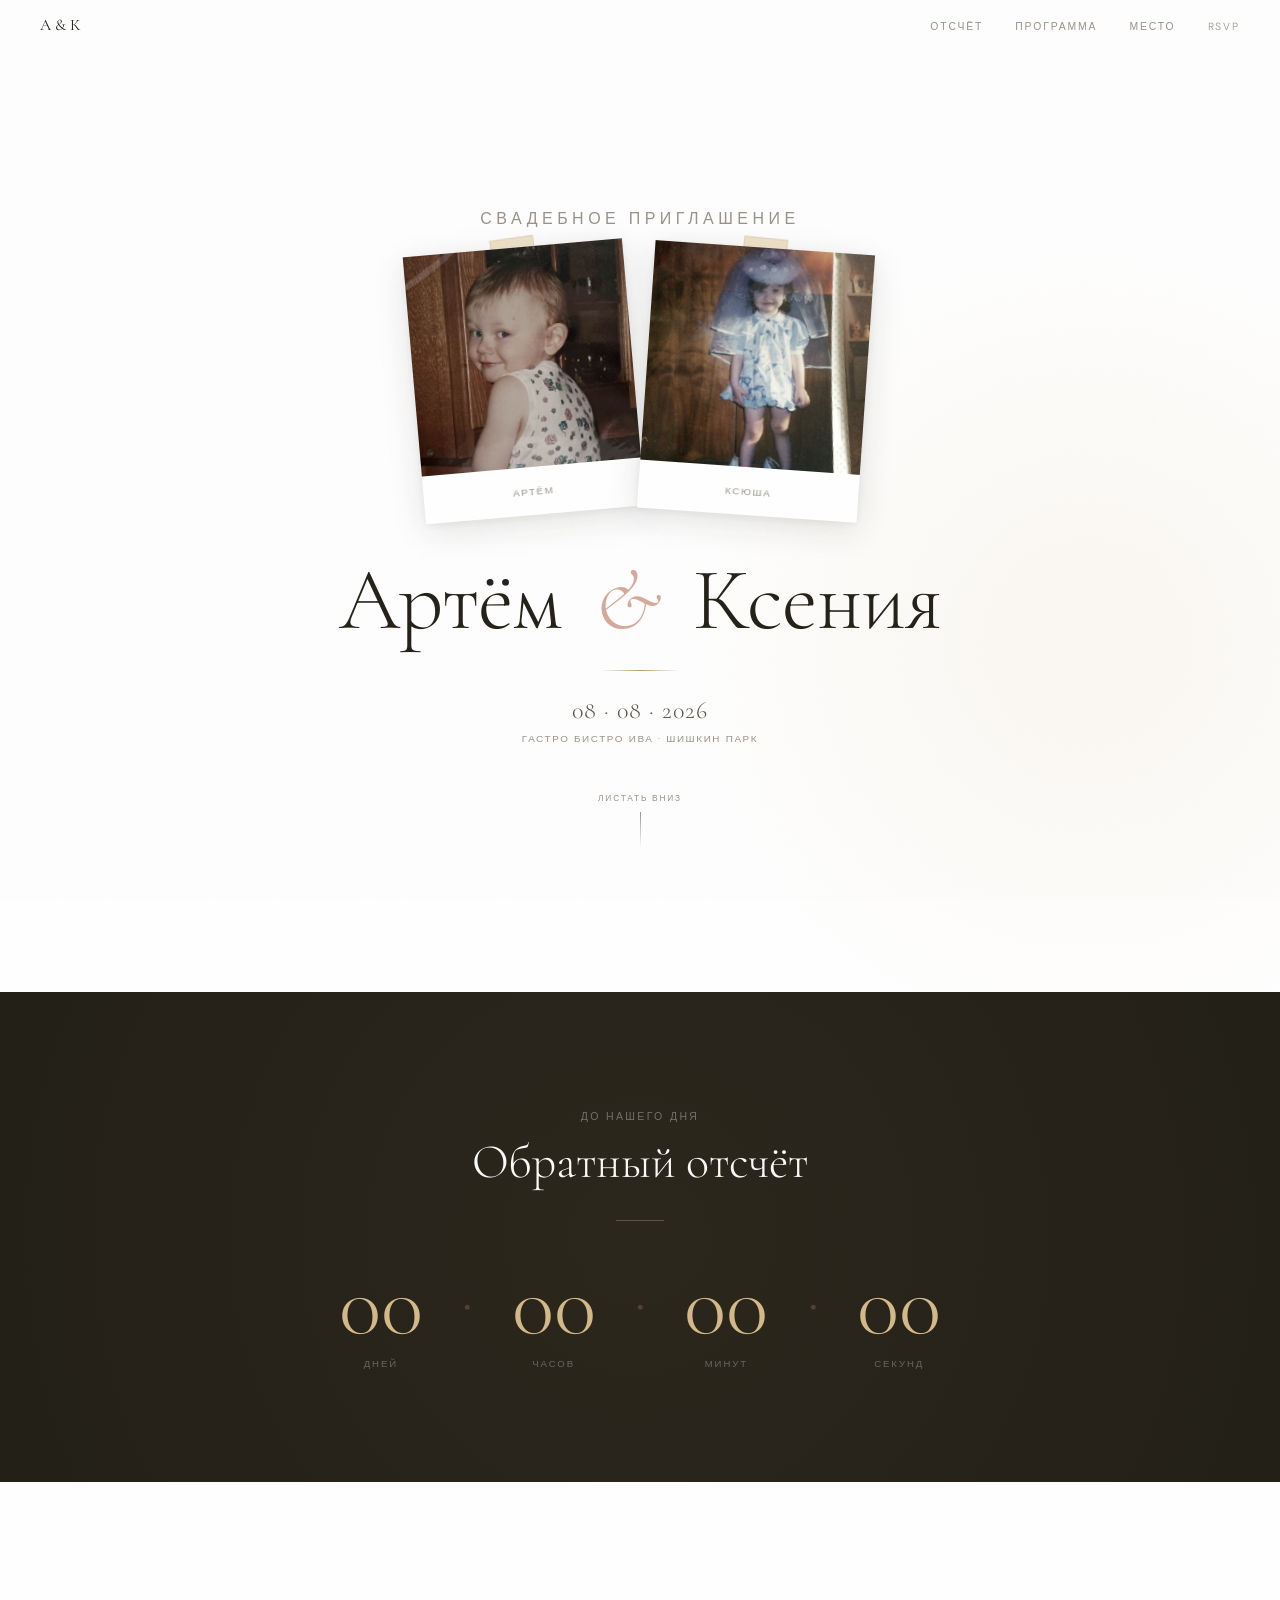
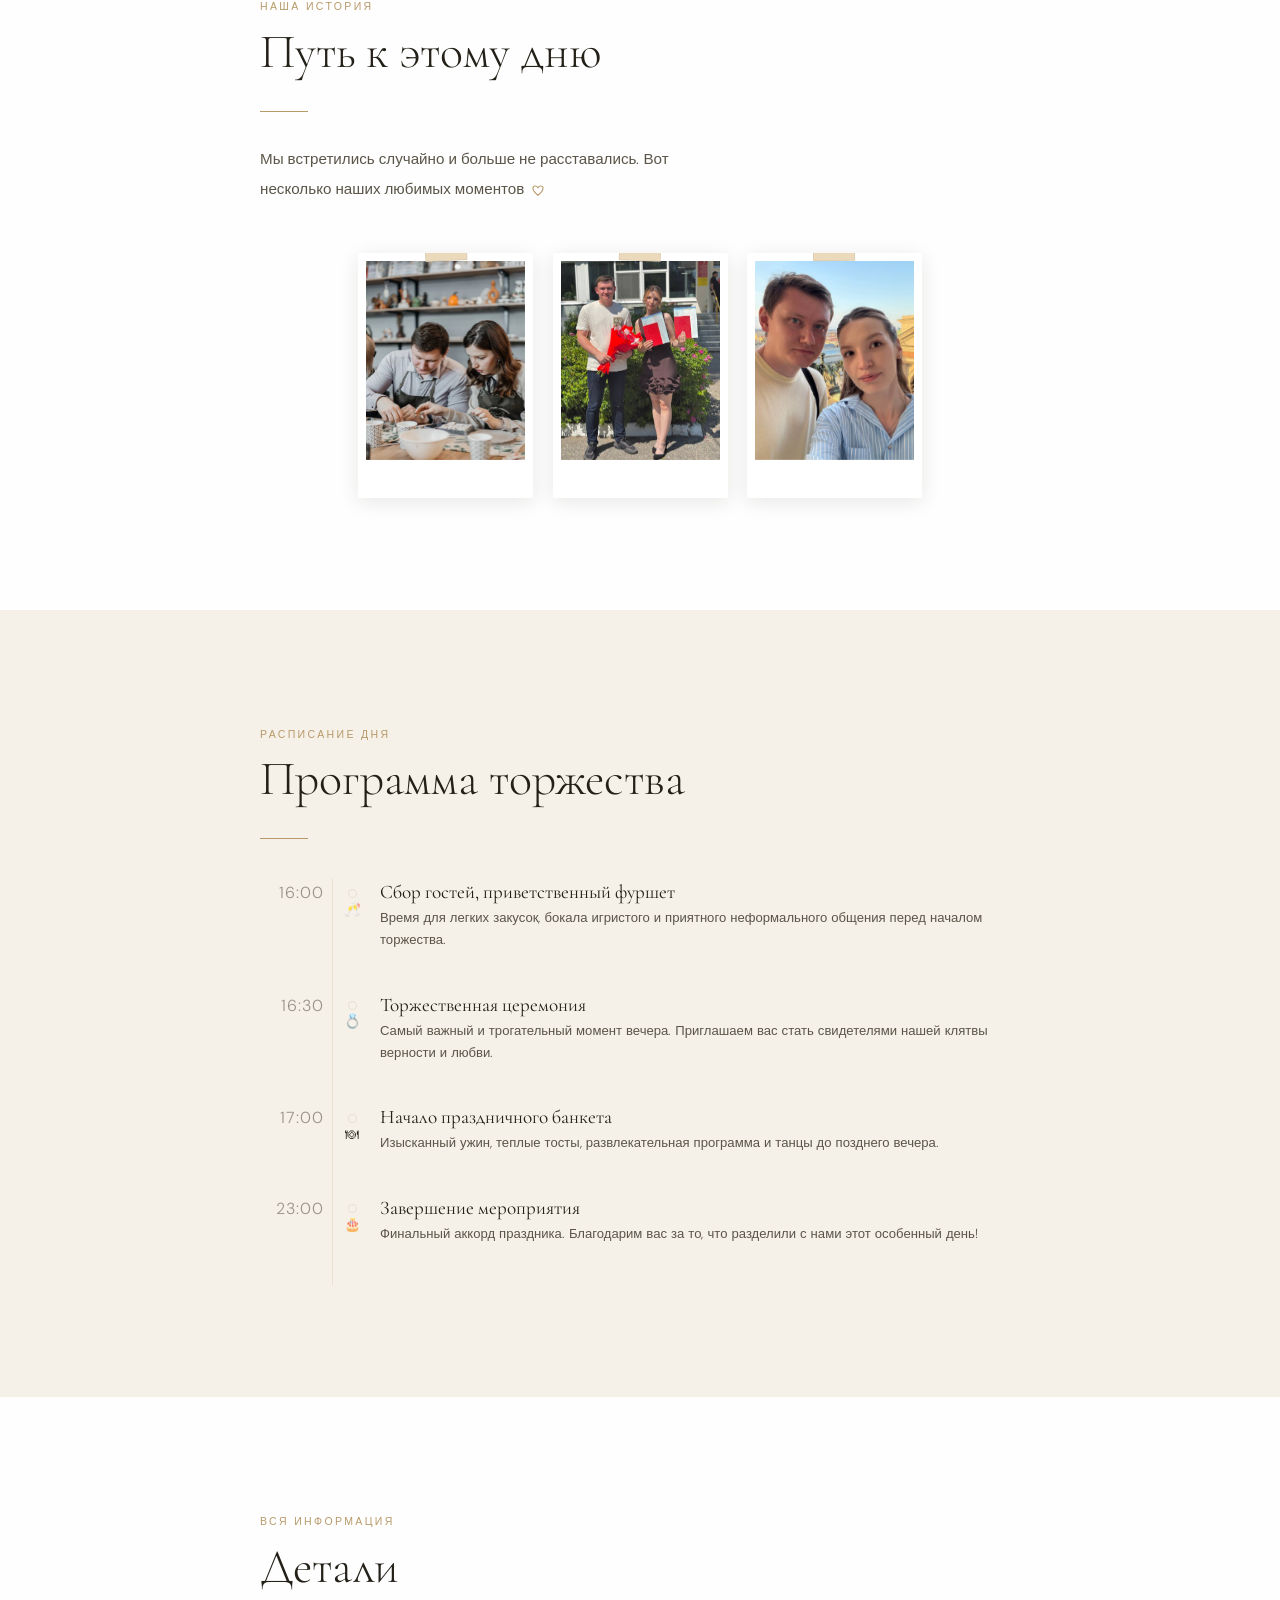
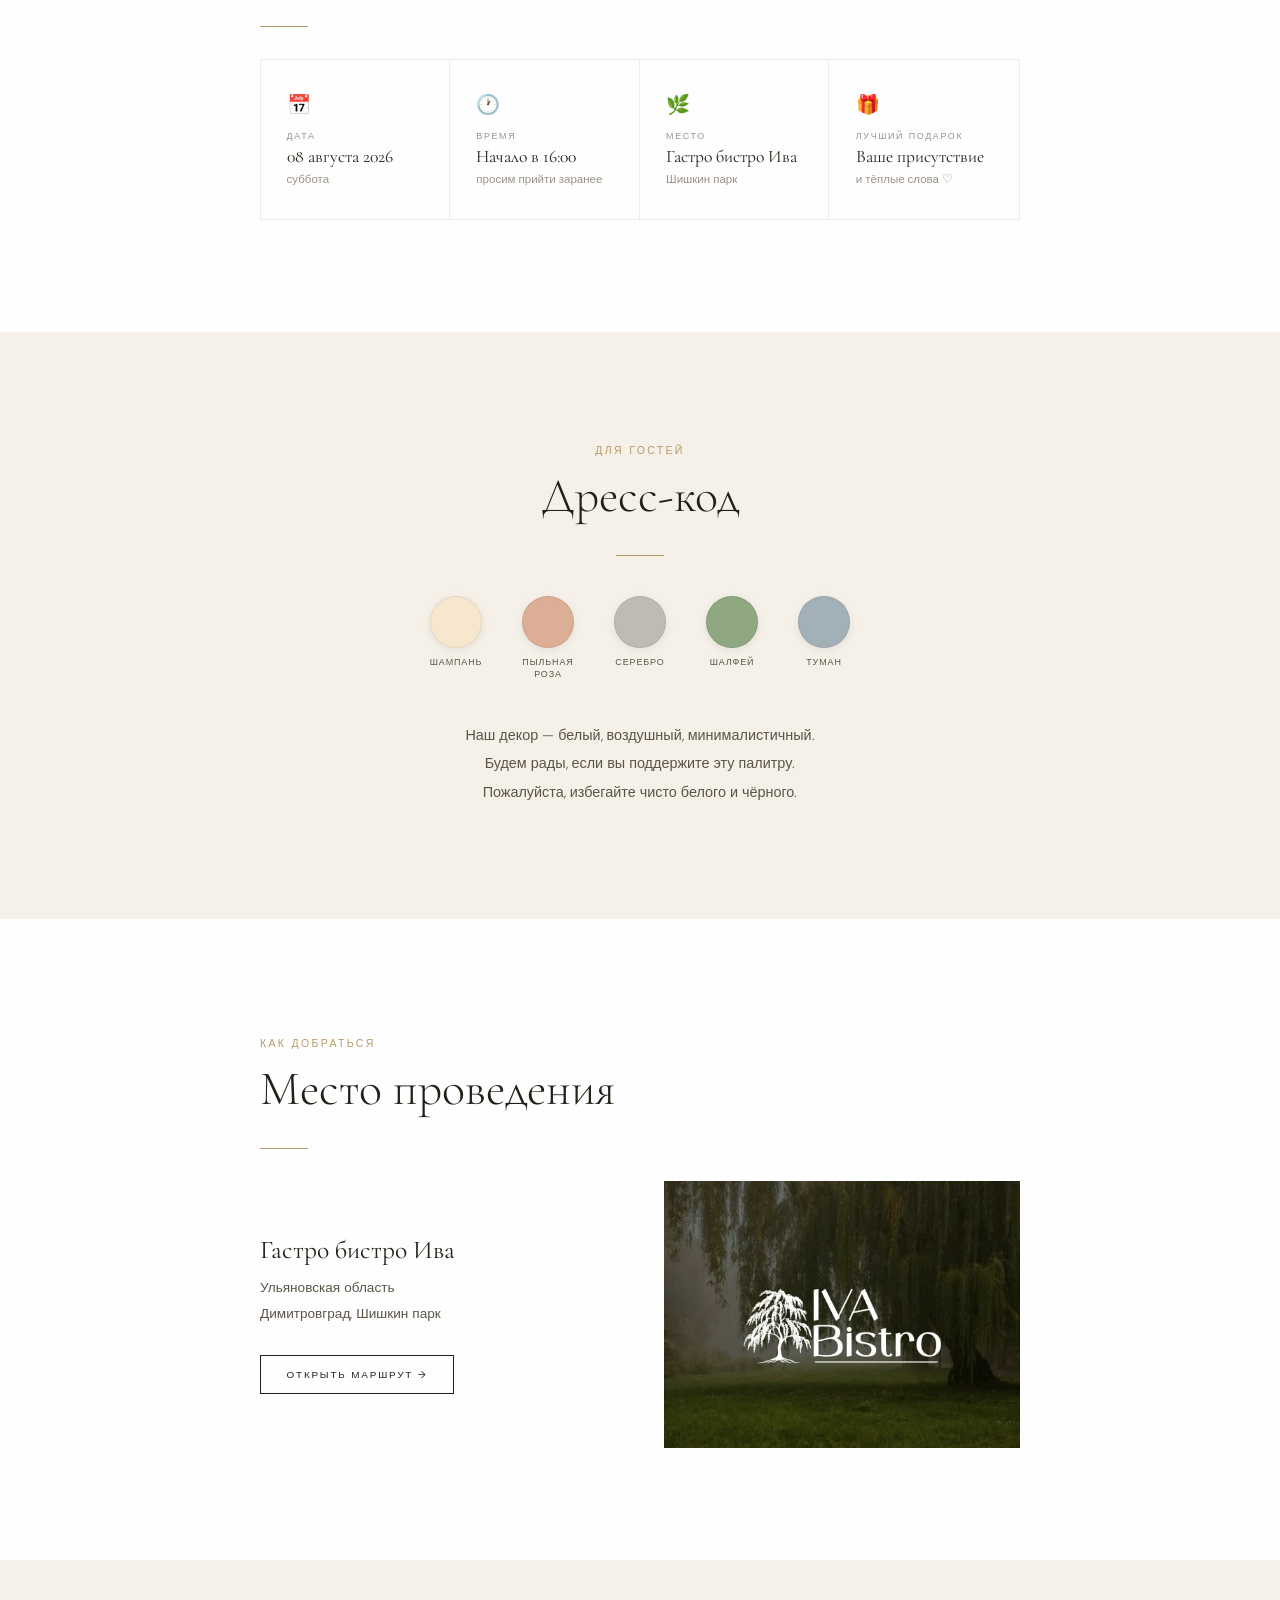
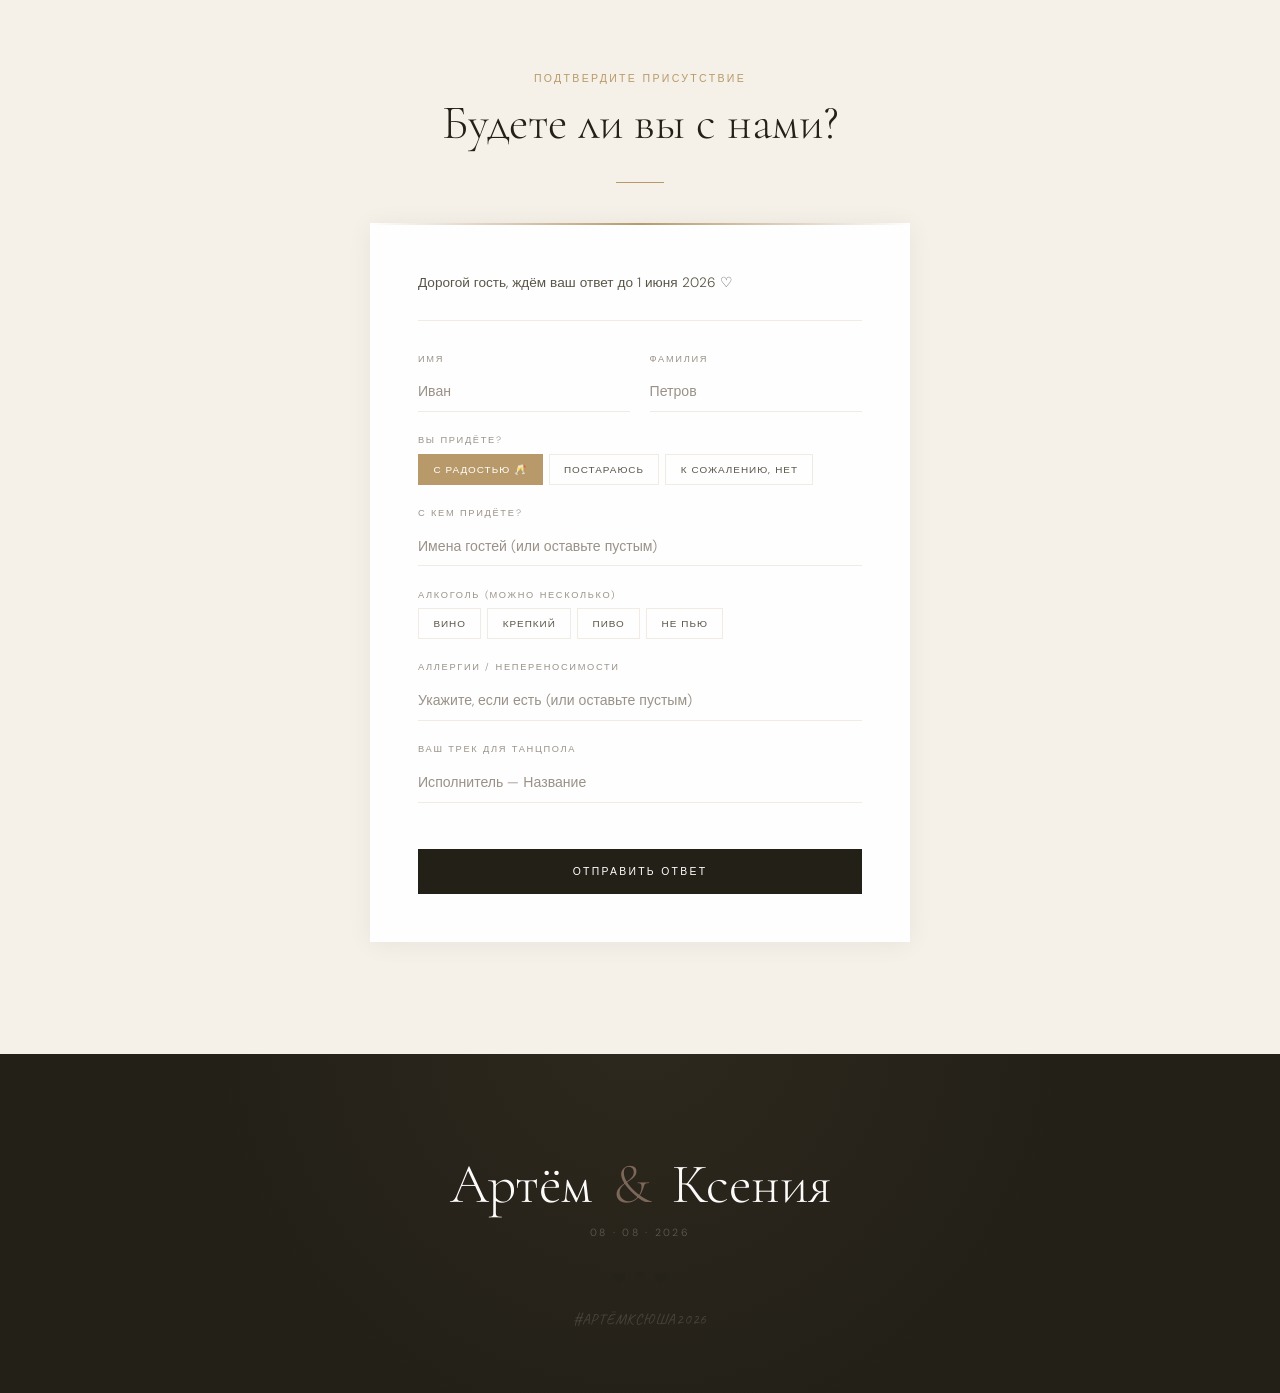
<file: index.html>
<!DOCTYPE html>
<html lang="ru">
<head>
<meta charset="UTF-8">
<meta name="viewport" content="width=device-width, initial-scale=1.0">
<title>Артём & Ксения — 08.08.2026</title>
<link href="https://fonts.googleapis.com/css2?family=Cormorant+Garamond:ital,wght@0,300;0,400;0,500;1,300;1,400&family=DM+Sans:wght@300;400;500&family=Caveat:wght@400;600&display=swap" rel="stylesheet">
<style>
*,*::before,*::after{margin:0;padding:0;box-sizing:border-box}

:root{
  --cream:  #f5f0e8;
  --white:  #fefefe;
  --gold:   #b89a6a;
  --gold2:  #d4b98a;
  --rose:   #d4a99a;
  --champ:  #e8d5b4;
  --ink:    #232018;
  --mid:    #5a5548;
  --soft:   #9a9288;
  --border: rgba(184,154,106,.18);
}

html{scroll-behavior:smooth}
body{
  background:var(--cream);
  color:var(--ink);
  font-family:'DM Sans',sans-serif;
  font-weight:300;
  overflow-x:hidden;
}

/* ── subtle paper texture ── */
body::after{
  content:'';position:fixed;inset:0;pointer-events:none;z-index:9000;
  background:url("data:image/svg+xml,%3Csvg xmlns='http://www.w3.org/2000/svg' width='300' height='300'%3E%3Cfilter id='n'%3E%3CfeTurbulence type='fractalNoise' baseFrequency='0.75' numOctaves='4'/%3E%3CfeColorMatrix type='saturate' values='0'/%3E%3C/filter%3E%3Crect width='300' height='300' filter='url(%23n)' opacity='0.028'/%3E%3C/svg%3E");
}

/* ══ NAV ══ */
nav{
  position:fixed;top:0;left:0;right:0;z-index:800;
  padding:.9rem 2.5rem;
  display:flex;justify-content:space-between;align-items:center;
  transition:background .4s,box-shadow .4s;
}
nav.on{
  background:rgba(245,240,232,.94);
  backdrop-filter:blur(14px);
  box-shadow:0 1px 0 var(--border);
}
.nl{font-family:'Cormorant Garamond',serif;font-size:1rem;font-weight:400;color:var(--ink);text-decoration:none}
.nm{display:flex;gap:2rem;list-style:none}
.nm a{font-size:.65rem;letter-spacing:.18em;text-transform:uppercase;color:var(--soft);text-decoration:none;transition:color .2s}
.nm a:hover{color:var(--ink)}
@media(max-width:560px){.nm{display:none}}

/* ══ HERO ══ */
#hero{
  min-height:100svh;
  background:var(--white);
  display:flex;
  flex-direction:column;
  position:relative;overflow:clip;
}

/* warm glow background */
#hero::before{
  content:'';position:absolute;
  right:-20%;bottom:-10%;
  width:70vmax;height:70vmax;
  border-radius:50%;
  background:radial-gradient(circle,rgba(232,213,180,.18) 0%,transparent 65%);
  pointer-events:none;
}

/* floating hearts */
#fh{position:absolute;inset:0;pointer-events:none;overflow:hidden;z-index:1}
.fhi{position:absolute;pointer-events:none;opacity:0;animation:bubble linear infinite}
@keyframes bubble{
  0%  {opacity:0;transform:translateY(0) translateX(0)}
  6%  {opacity:.45}
  40% {transform:translateY(-38vh) translateX(7px)}
  70% {transform:translateY(-68vh) translateX(-6px)}
  94% {opacity:.1}
  100%{opacity:0;transform:translateY(-108vh) translateX(3px)}
}

.hero-body{
  flex:1;
  display:flex;flex-direction:column;align-items:center;justify-content:center;
  text-align:center;padding:6rem 1.5rem 1.5rem;
  position:relative;z-index:2;
}

/* polaroids */
.pols{
  display:flex;align-items:center;justify-content:center;
  gap:clamp(.8rem,2.5vw,1.8rem);
  margin-bottom:2.5rem;
  width:100%;
}
.pol{
  background:#fff;
  padding:0;
  box-shadow:0 8px 32px rgba(35,32,24,.12),0 2px 8px rgba(35,32,24,.06);
  width:clamp(145px,34vw,220px);
  position:relative;flex-shrink:0;
  transition:transform .4s cubic-bezier(.34,1.4,.64,1),box-shadow .4s;
}
@media(max-width:380px){.pol{width:clamp(120px,42vw,155px)}}
.pol-a{transform:rotate(-5deg) translateX(8px)}
.pol-b{transform:rotate(4deg) translateX(-8px);z-index:2}
.pol-a:hover{transform:rotate(-1deg) translateX(0) scale(1.05);z-index:5;box-shadow:0 16px 48px rgba(35,32,24,.18);transition-delay:0s}
.pol-b:hover{transform:rotate(1deg) translateX(0) scale(1.05);z-index:5;box-shadow:0 16px 48px rgba(35,32,24,.18);transition-delay:0s}

.tape{position:absolute;top:-10px;left:50%;transform:translateX(-50%) rotate(var(--tr,-2deg));width:clamp(28px,7vw,44px);height:18px;background:rgba(232,213,180,.75);border:1px solid rgba(35,32,24,.08)}

.p-img{width:100%;aspect-ratio:1;overflow:hidden;background:var(--cream);position:relative;display:flex;align-items:center;justify-content:center}
.p-img img{position:absolute;inset:0;width:100%;height:100%;object-fit:cover;filter:saturate(.7) contrast(1.06)}
.p-ph{display:flex;flex-direction:column;align-items:center;justify-content:center;gap:6px;position:absolute;inset:0}
.p-ph svg{opacity:.2}
.p-ph span{font-family:'Caveat',cursive;font-size:.72rem;color:var(--soft)}
.p-name{display:flex;align-items:center;justify-content:center;height:clamp(34px,7vw,48px);font-family:'DM Sans',sans-serif;font-weight:400;font-size:.62rem;letter-spacing:.16em;text-transform:uppercase;color:var(--soft)}

/* hero typography */
.h-tag{font-size:rem;letter-spacing:.28em;text-transform:uppercase;color:var(--soft);margin-bottom:1.2rem;opacity:0;animation:up .8s .1s ease forwards}
.h-names{
  font-family:'Cormorant Garamond',serif;font-weight:300;
  font-size:clamp(2.2rem,8vw,5.5rem);
  color:var(--ink);line-height:1;letter-spacing:-.01em;
  opacity:0;animation:up .8s .35s ease forwards;
}
.h-amp{font-family:'Cormorant Garamond',serif;font-style:italic;font-weight:300;color:var(--rose);margin:0 .15em}
.h-rule{
  width:clamp(40px,8vw,80px);height:1px;
  background:linear-gradient(to right,transparent,var(--gold),transparent);
  margin:1.6rem auto;opacity:0;animation:up .8s .55s ease forwards;
}
.h-date{
  font-family:'Cormorant Garamond',serif;font-weight:300;
  font-size:clamp(1rem,3vw,1.5rem);color:var(--mid);
  letter-spacing:.04em;
  opacity:0;animation:up .8s .7s ease forwards;
}
.h-place{
  font-size:.62rem;letter-spacing:.16em;text-transform:uppercase;
  color:var(--soft);margin-top:.4rem;
  opacity:0;animation:up .8s .85s ease forwards;
}

/* scroll indicator */
.hero-scroll{
  display:flex;flex-direction:column;align-items:center;gap:8px;
  padding:1.5rem 0 2rem;z-index:2;
  opacity:0;animation:up 1s 2.2s ease forwards;
  flex-shrink:0;
}
.hs-label{
  font-size:.52rem;letter-spacing:.22em;text-transform:uppercase;
  color:var(--soft);font-family:'DM Sans',sans-serif;font-weight:400;
}
.hs-line{
  width:1px;height:36px;
  background:linear-gradient(to bottom,var(--soft),transparent);
  animation:pulse 2s ease-in-out infinite;
}
@keyframes pulse{0%,100%{opacity:.25}50%{opacity:.9}}
@keyframes up{from{opacity:0;transform:translateY(16px)}to{opacity:1;transform:none}}

/* ══ SECTIONS ══ */
section{padding:7rem 2rem;width:100%}
@media(max-width:480px){section{padding:5rem 1.4rem}}
.wrap{max-width:760px;margin:0 auto;width:100%}

.label{
  display:inline-block;font-size:.66rem;letter-spacing:.22em;
  text-transform:uppercase;color:var(--gold);
  margin-bottom:.8rem;
}
h2{
  font-family:'Cormorant Garamond',serif;font-weight:300;
  font-size:clamp(2rem,5.5vw,3rem);
  line-height:1.1;margin-bottom:2rem;color:var(--ink);
}
.thin-rule{
  width:48px;height:1px;
  background:var(--gold);
  margin:0 0 2rem;
  opacity:.6;
}
.thin-rule.center{margin:0 auto 2rem}

/* reveal */
.rv{opacity:0;transform:translateY(22px);transition:opacity .7s ease,transform .7s ease}
.rvl{opacity:0;transform:translateX(-22px);transition:opacity .7s ease,transform .7s ease}
.rvr{opacity:0;transform:translateX(22px);transition:opacity .7s ease,transform .7s ease}
.rv.on,.rvl.on,.rvr.on{opacity:1;transform:none}

/* ══ COUNTDOWN ══ */
#countdown{
  background:var(--ink);
  text-align:center;position:relative;overflow:hidden;
}
#countdown::before{
  content:'';position:absolute;
  left:50%;top:50%;transform:translate(-50%,-50%);
  width:120vmax;height:120vmax;border-radius:50%;
  background:radial-gradient(circle,rgba(184,154,106,.06) 0%,transparent 60%);
  pointer-events:none;
}
#countdown .label{color:rgba(255,255,255,.35)}
#countdown h2{color:#fff}
#countdown .thin-rule{background:var(--gold);opacity:.4;margin:0 auto 2.5rem}

.timer{display:flex;justify-content:center;align-items:flex-start;gap:clamp(.8rem,3vw,3rem);flex-wrap:wrap;margin-top:1rem}
.tu{text-align:center;min-width:60px}
.tn{
  font-family:'Cormorant Garamond',serif;font-weight:300;
  font-size:clamp(3rem,10vw,5.5rem);
  color:var(--gold2);display:block;line-height:1;
}
.tl{font-size:.6rem;letter-spacing:.2em;text-transform:uppercase;color:rgba(255,255,255,.3);display:block;margin-top:.5rem}
.tsep{font-family:'Cormorant Garamond',serif;font-size:clamp(2rem,6vw,4rem);color:rgba(184,154,106,.25);padding-top:.1em;line-height:1}
@media(max-width:340px){.tsep{display:none}}

/* ══ STORY ══ */
#story{background:var(--white)}
.s-lead{font-size:.95rem;line-height:2;color:var(--mid);max-width:480px;margin-bottom:3rem}

.pg {
  display: flex;
  gap: clamp(.5rem, 2vw, 1.2rem);
  flex-wrap: wrap;
  justify-content: center;
}

.ps {
  background: #fff;
  padding: 8px 8px clamp(28px, 7vw, 38px);
  box-shadow: 0 4px 20px rgba(35, 32, 24, .1);
  width: clamp(130px, 34vw, 175px);
  transform: rotate(var(--rot, 0deg));
  transition: transform .3s cubic-bezier(0.25, 0.46, 0.45, 0.94), box-shadow .3s;
  position: relative;
  flex-shrink: 0;
  overflow: hidden; /* Обрезает лишнее при повороте */
  border-radius: 2px;
}

/* Эффект при наведении: только увеличение и возврат в горизонтальное положение */
.ps:hover {
  transform: rotate(0deg) scale(1.05); /* Чуть увеличил масштаб для заметности */
  box-shadow: 0 15px 35px rgba(35, 32, 24, .2);
  z-index: 10;
}

.tp {
  position: absolute;
  top: -9px;
  left: 50%;
  transform: translateX(-50%) rotate(var(--tr, 0deg));
  width: 42px;
  height: 17px;
  background: rgba(232, 213, 180, .9); /* Чуть плотнее цвет скотча */
  border: 1px solid rgba(35, 32, 24, .05);
  z-index: 5;
  pointer-events: none;
}

.ps-img {
  width: 100%;
  aspect-ratio: 4/5;
  background: var(--cream, #f4f1ea);
  position: relative;
  overflow: hidden;
}

/* --- ИСПРАВЛЕНИЕ ЗЕРНИСТОСТИ --- */
.ps-img img {
  width: 100%;
  height: 100%;
  object-fit: cover;
  object-position: center;
  display: block;
  
  /* Делает картинку четкой при масштабировании */
  image-rendering: -webkit-optimize-contrast; 
  image-rendering: crisp-edges;
  
  /* Плавность трансформации без размытия */
  will-change: transform; 
  backface-visibility: hidden;
}

/* Скрываем плейсхолдер полностью, чтобы он не мешал */
.ps-img .ph {
  display: none; 
}

/* Если нужно показывать плейсхолдер ТОЛЬКО если картинка битая, 
   можно использовать JS или оставить как есть. 
   Сейчас он скрыт, чтобы фото было чистым. */

.ps-cap {
  position: absolute;
  bottom: 0;
  left: 0;
  right: 0;
  height: clamp(28px, 7vw, 38px);
  display: flex;
  align-items: center;
  justify-content: center;
  font-size: .6rem;
  letter-spacing: .14em;
  text-transform: uppercase;
  color: var(--mid, #555);
  background: #fff;
  z-index: 4;
  pointer-events: none;
}

/* ══ PROGRAM ══ */
#program{background:var(--cream)}

.timeline{margin-top:2.5rem;position:relative}
.timeline::before{content:'';position:absolute;left:72px;top:0;bottom:0;width:1px;background:var(--border)}
@media(max-width:440px){.timeline::before{left:52px}}

.tlr{
  display:grid;grid-template-columns:64px 28px 1fr;gap:0 14px;
  align-items:start;padding-bottom:2.5rem;
  opacity:0;transform:translateY(14px);transition:opacity .6s ease,transform .6s ease;
}
.tlr.on{opacity:1;transform:none}
@media(max-width:440px){.tlr{grid-template-columns:46px 24px 1fr;gap:0 10px}}

.tlt{font-size:rem;letter-spacing:.06em;color:var(--soft);text-align:right;padding-top:3px}
.tlnode{display:flex;flex-direction:column;align-items:center;padding-top:9.5px}
.tldot{
  width:9px;height:9px;border-radius:50%;
  border:1.5px solid var(--border);background:var(--cream);
  position:relative;z-index:1;transition:background .3s,border-color .3s;
}
.tlr:hover .tldot{background:var(--gold);border-color:var(--gold)}
.tlem{font-size:.85rem;margin-top:5px;line-height:1}
.tlti{font-family:'Cormorant Garamond',serif;font-weight:400;font-size:1.2rem;margin-bottom:3px;line-height:1.2;color:var(--ink); padding-top: 2px}
.tlde{font-size:.82rem;color:var(--mid);line-height:1.7}

/* ══ DETAILS ══ */
#details{background:var(--white)}
.dg{display:grid;grid-template-columns:repeat(auto-fit,minmax(170px,1fr));gap:1px;margin-top:2rem;border:1px solid var(--border);overflow:hidden}
.dc{
  background:var(--white);padding:2rem 1.6rem;
  border-right:1px solid var(--border);
  opacity:0;transform:translateY(12px);transition:opacity .5s ease,transform .5s ease;
}
.dc:last-child{border-right:none}
.dc.on{opacity:1;transform:none}
.dc:hover{background:var(--cream)}
.dc-ico{font-size:1.2rem;display:block;margin-bottom:.8rem}
.dc-lbl{font-size:.56rem;letter-spacing:.18em;text-transform:uppercase;color:var(--soft);display:block;margin-bottom:.3rem}
.dc-val{font-family:'Cormorant Garamond',serif;font-weight:400;font-size:1.1rem;line-height:1.3;color:var(--ink)}
.dc-sub{font-size:.72rem;color:var(--soft);display:block;margin-top:3px}
@media(max-width:600px){
  .dg{grid-template-columns:1fr 1fr}
  .dc{border-right:1px solid var(--border);border-bottom:1px solid var(--border)}
  .dc:nth-child(2n){border-right:none}
}
@media(max-width:360px){
  .dg{grid-template-columns:1fr}
  .dc{border-right:none;border-bottom:1px solid var(--border)}
}

/* ══ DRESSCODE ══ */
#dresscode{background:var(--cream);text-align:center}
.palette{
  display:flex;justify-content:center;align-items:flex-start;
  gap:2rem;flex-wrap:wrap;margin:2.5rem auto;
  max-width:480px;
}
.swatch{display:flex;flex-direction:column;align-items:center;gap:.6rem;width:60px}
.sw-circle{
  width:52px;height:52px;border-radius:50%;flex-shrink:0;
  box-shadow:inset 0 0 0 1px rgba(35,32,24,.08),0 2px 8px rgba(35,32,24,.08);
  transition:transform .3s;
}
.swatch:hover .sw-circle{transform:scale(1.1)}
.sw-label{font-size:.56rem;letter-spacing:.1em;text-transform:uppercase;color:var(--mid);text-align:center;line-height:1.3}
.dc-note{font-size:.9rem;color:var(--mid);max-width:440px;margin:0 auto;line-height:2}

/* ══ VENUE ══ */
#venue{background:var(--white)}
.vg{display:grid;grid-template-columns:1fr 1fr;gap:3rem;margin-top:2rem;align-items:center}
@media(max-width:600px){.vg{grid-template-columns:1fr;gap:2rem}}
.v-name{font-family:'Cormorant Garamond',serif;font-weight:400;font-size:1.6rem;margin-bottom:.6rem;color:var(--ink)}
.v-addr{font-size:.85rem;line-height:1.9;color:var(--mid)}
.v-btn{
  display:inline-flex;align-items:center;gap:.5rem;
  margin-top:1.8rem;padding:.75rem 1.6rem;
  border:1px solid var(--ink);
  font-size:.62rem;letter-spacing:.18em;text-transform:uppercase;color:var(--ink);
  text-decoration:none;transition:background .25s,color .25s,transform .2s;
  font-family:'DM Sans',sans-serif;font-weight:400;
}
.v-btn:hover{background:var(--ink);color:#fff;transform:translateY(-1px)}
.v-photo{aspect-ratio:4/3;overflow:hidden;position:relative;background:var(--cream);width:100%}
.v-photo img{position:absolute;inset:0;width:100%;height:100%;object-fit:cover;filter:saturate(.85) contrast(1.04)}

/* ══ RSVP ══ */
#rsvp{background:var(--cream)}
.rsvp-inner{max-width:540px;margin:2.5rem auto 0}

.rsvp-card{
  background:var(--white);
  padding:clamp(1.8rem,5vw,3rem);
  position:relative;
  box-shadow:0 2px 24px rgba(35,32,24,.06);
}
/* top sage line */
.rsvp-card::before{content:'';position:absolute;top:0;left:0;right:0;height:2px;background:linear-gradient(to right,transparent,var(--gold),transparent)}

.rsvp-note{font-size:.85rem;color:var(--mid);line-height:1.8;margin-bottom:2rem;padding-bottom:1.5rem;border-bottom:1px solid var(--border)}

.fg{margin-bottom:1.4rem}
.fl{font-size:.58rem;letter-spacing:.18em;text-transform:uppercase;color:var(--soft);display:block;margin-bottom:.45rem}
.fi,.fsel{
  width:100%;background:transparent;border:none;
  border-bottom:1px solid var(--border);
  padding:.6rem 0;
  font-family:'DM Sans',sans-serif;font-weight:300;font-size:.95rem;color:var(--ink);
  outline:none;transition:border-color .25s;-webkit-appearance:none;appearance:none;
}
.fi:focus,.fsel:focus{border-bottom-color:var(--gold)}
.fi::placeholder{color:var(--soft);font-size:.88rem}
.f2{display:grid;grid-template-columns:1fr 1fr;gap:1.2rem}
@media(max-width:400px){.f2{grid-template-columns:1fr}}

.choice-row{display:flex;gap:6px;flex-wrap:wrap}
.choice{
  padding:.5rem .9rem;
  border:1px solid var(--border);
  font-size:.62rem;letter-spacing:.1em;text-transform:uppercase;color:var(--mid);
  background:transparent;cursor:pointer;
  transition:background .2s,color .2s,border-color .2s;
  font-family:'DM Sans',sans-serif;font-weight:400;
}
.choice.on{background:var(--gold);color:#fff;border-color:var(--gold)}
.choice:hover:not(.on){border-color:var(--gold);color:var(--gold)}

.btn-submit{
  width:100%;margin-top:1.5rem;padding:1rem;
  background:var(--ink);color:#fff;border:none;
  font-family:'DM Sans',sans-serif;font-weight:400;font-size:.65rem;letter-spacing:.22em;text-transform:uppercase;
  cursor:pointer;transition:background .25s,transform .2s;
}
.btn-submit:hover{background:var(--gold);transform:translateY(-1px)}
.btn-submit:disabled{background:var(--soft);cursor:not-allowed;transform:none}

.send-note{display:none;text-align:center;padding:.8rem;font-size:.8rem;color:var(--soft)}
.send-note.on{display:block}
.rsvp-ok{display:none;text-align:center;padding:3rem 1rem}
.rsvp-ok.on{display:block}
.rsvp-ok h3{font-family:'Cormorant Garamond',serif;font-weight:300;font-size:2rem;margin-bottom:.5rem;color:var(--ink)}
.rsvp-ok p{font-size:.85rem;color:var(--mid)}

/* ══ FOOTER ══ */
footer{
  background:var(--ink);text-align:center;
  padding:6rem 2rem 4rem;position:relative;overflow:hidden;
}
footer::before{
  content:'';position:absolute;
  left:50%;bottom:-40%;transform:translateX(-50%);
  width:80vmax;height:80vmax;border-radius:50%;
  background:radial-gradient(circle,rgba(184,154,106,.07) 0%,transparent 60%);
  pointer-events:none;
}
.ft-names{font-family:'Cormorant Garamond',serif;font-weight:300;font-size:clamp(2.2rem,7vw,3.5rem);color:#fff;margin-bottom:.5rem;letter-spacing:-.01em}
.ft-amp{color:rgba(212,169,154,.5);margin:0 .15em}
.ft-date{font-size:.65rem;letter-spacing:.22em;text-transform:uppercase;color:rgba(255,255,255,.25);margin-bottom:2rem}
.ft-hearts{display:flex;justify-content:center;gap:.5rem;margin:1.5rem 0;opacity:.25}
.ft-tag{font-size:.6rem;letter-spacing:.18em;text-transform:uppercase;color:rgba(255,255,255,.15);font-family:'Caveat',cursive;font-size:.95rem;letter-spacing:.05em}

.hsvg{display:inline-block;vertical-align:middle}

/* ══ MOBILE RESPONSIVE ══ */
@media(max-width:480px){
  section{padding:4rem 1.2rem}
  h2{font-size:1.85rem;margin-bottom:1.4rem}
  .wrap{padding:0}

  /* hero */
  .hero-body{padding:5rem 1.2rem 2rem}
  .pols{margin-bottom:2rem}
  .h-tag{font-size:.56rem;letter-spacing:.2em}
  .h-date{font-size:1.1rem}
  .h-place{font-size:.56rem;letter-spacing:.12em}
  .h-rule{margin:1.2rem auto}

  /* countdown */
  .timer{gap:.6rem}
  .tu{min-width:48px}
  .tsep{font-size:2rem}

  /* story polaroids */
  .pg{gap:.5rem}
  .ps{width:clamp(110px,40vw,150px)}

  /* program */
  .timeline::before{left:50px}
  .tlr{grid-template-columns:42px 22px 1fr;gap:0 8px;padding-bottom:2rem}
  .tlt{font-size:.6rem}
  .tlti{font-size:1.05rem}
  .tlde{font-size:.78rem}

  /* dresscode */
  .palette{gap:1.4rem}
  .swatch{width:52px}
  .sw-circle{width:44px;height:44px}

  /* venue */
  .vg{gap:1.4rem}
  .v-name{font-size:1.35rem}

  /* rsvp */
  .rsvp-card{padding:1.4rem 1.2rem}
  .choice{padding:.45rem .7rem;font-size:.58rem}
  .btn-submit{font-size:.6rem;letter-spacing:.18em}

  /* footer */
  footer{padding:4rem 1.5rem 2.5rem}
}

@media(max-width:360px){
  .h-names{font-size:1.8rem}
  .pols{gap:0}
  .tn{font-size:2.8rem}
}
</style>
</head>
<body>

<!-- ══ NAV ══ -->
<nav id="nav">
  <a href="#hero" class="nl">А &amp; К</a>
  <ul class="nm">
    <li><a href="#countdown">Отсчёт</a></li>
    <li><a href="#program">Программа</a></li>
    <li><a href="#venue">Место</a></li>
    <li><a href="#rsvp">RSVP</a></li>
  </ul>
</nav>

<!-- ══ HERO ══ -->
<section id="hero">
  <div id="fh"></div>

  <div class="hero-body">
    <span class="h-tag">свадебное приглашение</span>

    <!-- polaroids -->
    <div class="pols">
      <div class="pol pol-a">
        <div class="tape" style="--tr:-3deg"></div>
        <div class="p-img">
          <img src="ph/art.png" alt="Артём">
          <div class="p-ph">
            <svg width="28" height="28" viewBox="0 0 28 28" fill="none"><rect x="2" y="2" width="24" height="24" rx="2" stroke="#9a9288" stroke-width="1" stroke-dasharray="3 2"/><circle cx="14" cy="10" r="4.5" stroke="#9a9288" stroke-width="1"/><path d="M3 25 Q8 18 14 20 Q20 22 25 16" stroke="#9a9288" stroke-width="1" fill="none"/></svg>
          </div>
        </div>
        <div class="p-name">Артём</div>
      </div>
      <div class="pol pol-b">
        <div class="tape" style="--tr:2deg"></div>
        <div class="p-img">
          <img src="ph/ks.jpg" alt="Ксения">
          <div class="p-ph">
            <svg width="28" height="25" viewBox="0 0 28 25" fill="none"><path d="M14 23C14 23 2 15 2 8C2 5 4.5 3 7.5 3C10 3 12.5 5 14 7C15.5 5 18 3 20.5 3C23.5 3 26 5 26 8C26 15 14 23 14 23Z" stroke="#d4a99a" stroke-width="1.2" fill="none"/></svg>
          </div>
        </div>
        <div class="p-name">Ксюша</div>
      </div>
    </div>

    <h1 class="h-names">Артём <span class="h-amp">&amp;</span> Ксения</h1>
    <div class="h-rule"></div>
    <p class="h-date">08 · 08 · 2026</p>
    <p class="h-place">Гастро бистро Ива · Шишкин парк</p>
  </div>

  <div class="hero-scroll">
    <span class="hs-label">листать вниз</span>
    <div class="hs-line"></div>
  </div>
</section>

<!-- ══ COUNTDOWN ══ -->
<section id="countdown">
  <div class="wrap" style="text-align:center">
    <span class="label rv">до нашего дня</span>
    <h2 class="rv" style="color:#fff">Обратный отсчёт</h2>
    <div class="thin-rule center rv"></div>
    <div class="timer rv">
      <div class="tu"><span class="tn" id="td">--</span><span class="tl">дней</span></div>
      <span class="tsep">·</span>
      <div class="tu"><span class="tn" id="th">--</span><span class="tl">часов</span></div>
      <span class="tsep">·</span>
      <div class="tu"><span class="tn" id="tm">--</span><span class="tl">минут</span></div>
      <span class="tsep">·</span>
      <div class="tu"><span class="tn" id="ts">--</span><span class="tl">секунд</span></div>
    </div>
  </div>
</section>

<!-- ══ STORY ══ -->
<section id="story">
  <div class="wrap">
    <span class="label rv">наша история</span>
    <h2 class="rv">Путь к этому дню</h2>
    <div class="thin-rule rv"></div>
    <p class="s-lead rv">Мы встретились случайно и больше не расставались.
      Вот несколько наших любимых моментов
      <svg class="hsvg" width="12" height="11" viewBox="0 0 12 11" fill="none" style="margin-left:4px"><path d="M6 10.2C6 10.2 1 6.5 1 3C1 1.5 2.1 1 3.3 1C4.3 1 5.2 1.6 6 2.7C6.8 1.6 7.7 1 8.7 1C9.9 1 11 1.5 11 3C11 6.5 6 10.2 6 10.2Z" stroke="#b89a6a" stroke-width="1.1" fill="none"/></svg>
    </p>
    <div class="pg">
      <div class="ps rv" style="--rot:-3deg;transition-delay:.04s"><div class="tp" style="--tr:-3deg"></div><div class="ps-img"><img src="ph/1.jpg"><div class="ph"><svg width="24" height="24" viewBox="0 0 24 24" fill="none"><rect x="2" y="2" width="20" height="20" rx="2" stroke="#9a9288" stroke-width="1" stroke-dasharray="3 2"/><circle cx="12" cy="9" r="4" stroke="#9a9288" stroke-width="1"/><path d="M3 21 Q7.5 15 12 17 Q16.5 19 21 13" stroke="#9a9288" stroke-width="1" fill="none"/></svg><span>ваше фото</span></div></div><div class="ps-cap"></div></div>
      <div class="ps rv" style="--rot:1.5deg;transition-delay:.1s"><div class="tp" style="--tr:2deg"></div><div class="ps-img"><img src="ph/2.jpg"><div class="ph"><svg width="24" height="21" viewBox="0 0 24 21" fill="none"><path d="M12 19.5C12 19.5 2 13 2 7C2 4.2 4.2 2.5 7 2.5C9 2.5 11 3.7 12 5.8C13 3.7 15 2.5 17 2.5C19.8 2.5 22 4.2 22 7C22 13 12 19.5 12 19.5Z" stroke="#b89a6a" stroke-width="1" fill="none"/></svg><span>ваше фото</span></div></div><div class="ps-cap"></div></div>
      <div class="ps rv" style="--rot:-1.5deg;transition-delay:.16s"><div class="tp" style="--tr:-1deg"></div><div class="ps-img"><img src="ph/3.jpg"><div class="ph"><svg width="24" height="24" viewBox="0 0 24 24" fill="none"><circle cx="12" cy="12" r="9" stroke="#9a9288" stroke-width="1" stroke-dasharray="4 2"/><path d="M7.5 12L10.5 15L16.5 9" stroke="#b89a6a" stroke-width="1.4" fill="none"/></svg><span>ваше фото</span></div></div><div class="ps-cap"></div></div>
    </div>
  </div>
</section>

<!-- ══ PROGRAM ══ -->
<section id="program">
  <div class="wrap">
    <span class="label rv">расписание дня</span>
    <h2 class="rv">Программа торжества</h2>
    <div class="thin-rule rv"></div>
    <div class="timeline">
      <div class="tlr"><span class="tlt">16:00</span><div class="tlnode"><div class="tldot"></div><span class="tlem">🥂</span></div><div><div class="tlti">Сбор гостей, приветственный фуршет</div><div class="tlde">Время для легких закусок, бокала игристого и приятного неформального общения перед началом торжества.</div></div></div>
      <div class="tlr"><span class="tlt">16:30</span><div class="tlnode"><div class="tldot"></div><span class="tlem">💍</span></div><div><div class="tlti">Торжественная церемония</div><div class="tlde">Самый важный и трогательный момент вечера. Приглашаем вас стать свидетелями нашей клятвы верности и любви.</div></div></div>
      <div class="tlr"><span class="tlt">17:00</span><div class="tlnode"><div class="tldot"></div><span class="tlem">🍽</span></div><div><div class="tlti">Начало праздничного банкета</div><div class="tlde">Изысканный ужин, теплые тосты, развлекательная программа и танцы до позднего вечера.</div></div></div>
      <div class="tlr"><span class="tlt">23:00</span><div class="tlnode"><div class="tldot"></div><span class="tlem">🎂</span></div><div><div class="tlti">Завершение мероприятия</div><div class="tlde">Финальный аккорд праздника. Благодарим вас за то, что разделили с нами этот особенный день!</div></div></div>
    </div>
  </div>
</section>

<!-- ══ DETAILS ══ -->
<section id="details">
  <div class="wrap">
    <span class="label rv">вся информация</span>
    <h2 class="rv">Детали</h2>
    <div class="thin-rule rv"></div>
    <div class="dg">
      <div class="dc"><span class="dc-ico">📅</span><span class="dc-lbl">Дата</span><div class="dc-val">08 августа 2026</div><span class="dc-sub">суббота</span></div>
      <div class="dc"><span class="dc-ico">🕐</span><span class="dc-lbl">Время</span><div class="dc-val">Начало в 16:00</div><span class="dc-sub">просим прийти заранее</span></div>
      <div class="dc"><span class="dc-ico">🌿</span><span class="dc-lbl">Место</span><div class="dc-val">Гастро бистро Ива</div><span class="dc-sub">Шишкин парк</span></div>
      <div class="dc"><span class="dc-ico">🎁</span><span class="dc-lbl">Лучший подарок</span><div class="dc-val">Ваше присутствие</div><span class="dc-sub">и тёплые слова ♡</span></div>
    </div>
  </div>
</section>

<!-- ══ DRESSCODE ══ -->
<section id="dresscode" style="background:var(--cream);text-align:center">
  <div class="wrap">
    <span class="label rv" style="display:block">для гостей</span>
    <h2 class="rv">Дресс-код</h2>
    <div class="thin-rule center rv"></div>
    <div class="palette rv">
      <div class="swatch"><div class="sw-circle" style="background:#F7E7CE"></div><span class="sw-label">шампань</span></div>
      <div class="swatch"><div class="sw-circle" style="background:#DCAE96"></div><span class="sw-label">пыльная роза</span></div>
      <div class="swatch"><div class="sw-circle" style="background:#c0bab4"></div><span class="sw-label">серебро</span></div>
      <div class="swatch"><div class="sw-circle" style="background:#8fa882"></div><span class="sw-label">шалфей</span></div>
      <div class="swatch"><div class="sw-circle" style="background:#a2b0b8"></div><span class="sw-label">туман</span></div>
    </div>
    <p class="dc-note rv">Наш декор — белый, воздушный, минималистичный.<br>Будем рады, если вы поддержите эту палитру.<br>Пожалуйста, избегайте чисто белого и чёрного.</p>
  </div>
</section>

<!-- ══ VENUE ══ -->
<section id="venue">
  <div class="wrap">
    <span class="label rv">как добраться</span>
    <h2 class="rv">Место проведения</h2>
    <div class="thin-rule rv"></div>
    <div class="vg">
      <div class="rvl">
        <div class="v-name">Гастро бистро Ива</div>
        <div class="v-addr">Ульяновская область<br>Димитровград, Шишкин парк</div>
        <a class="v-btn" href="https://yandex.com/maps/org/gastro_bistro_iva/138105991732/" target="_blank">Открыть маршрут →</a>
      </div>
      <div class="v-photo rvr">
        <img src="ph/iva.png" alt="Гастро бистро Ива">
      </div>
    </div>
  </div>
</section>

<!-- ══ RSVP ══ -->
<section id="rsvp">
  <div class="wrap">
    <span class="label rv" style="display:block;text-align:center">подтвердите присутствие</span>
    <h2 class="rv" style="text-align:center">Будете ли вы с нами?</h2>
    <div class="thin-rule center rv"></div>

    <div class="rsvp-inner rv">
      <div class="rsvp-card">
        <p class="rsvp-note">Дорогой гость, ждём ваш ответ до 1 июня 2026 ♡</p>

        <form id="rsvpForm" action="https://formsubmit.co/ajax/jakeandkot@gmail.com" method="POST">
          
          <!-- Скрытые настройки FormSubmit -->
          <input type="hidden" name="_subject" value="🎉 Новый RSVP ответ!">
          <input type="hidden" name="_captcha" value="false">
          <input type="hidden" name="_template" value="table">
          
          <div class="f2">
            <div class="fg"><label class="fl">Имя</label><input type="text" class="fi" name="Имя" id="fname" placeholder="Иван" required></div>
            <div class="fg"><label class="fl">Фамилия</label><input type="text" class="fi" name="Фамилия" id="flname" placeholder="Петров" required></div>
          </div>

          <div class="fg">
            <label class="fl">Вы придёте?</label>
            <div class="choice-row">
              <button type="button" class="choice on" id="by" onclick="setAtt('y')">С радостью 🥂</button>
              <button type="button" class="choice" id="bm" onclick="setAtt('m')">Постараюсь</button>
              <button type="button" class="choice" id="bn" onclick="setAtt('n')">К сожалению, нет</button>
            </div>
            <input type="hidden" name="Присутствие" id="attInput" value="С радостью!">
          </div>

          <div class="fg">
            <label class="fl">С кем придёте?</label>
            <input type="text" class="fi" name="С_кем" id="fwith" placeholder="Имена гостей (или оставьте пустым)">
          </div>

          <div class="fg">
            <label class="fl">Алкоголь (можно несколько)</label>
            <div class="choice-row">
              <button type="button" class="choice" id="al1" onclick="togAl('wine',this)">Вино</button>
              <button type="button" class="choice" id="al2" onclick="togAl('strong',this)">Крепкий</button>
              <button type="button" class="choice" id="al3" onclick="togAl('beer',this)">Пиво</button>
              <button type="button" class="choice" id="al4" onclick="togAl('none',this)">Не пью</button>
            </div>
            <input type="hidden" name="Алкоголь" id="alcoholInput" value="Не указано">
          </div>

          <div class="fg">
            <label class="fl">Аллергии / непереносимости</label>
            <input type="text" class="fi" name="Аллергии" id="fallergy" placeholder="Укажите, если есть (или оставьте пустым)">
          </div>

          <div class="fg">
            <label class="fl">Ваш трек для танцпола</label>
            <input type="text" class="fi" name="Трек" id="ftrack" placeholder="Исполнитель — Название">
          </div>

          <div class="send-note" id="sendMsg">Отправляем ваш ответ…</div>
          <button type="submit" class="btn-submit" id="fsubBtn">Отправить ответ</button>
        </form>

        <div class="rsvp-ok" id="fSuccess">
          <h3>Спасибо ♡</h3>
          <p>Мы очень рады, что вы будете с нами 8 августа 2026 года.</p>
        </div>
      </div>
    </div>
  </div>
</section>

<!-- ══ FOOTER ══ -->
<footer>
  <div class="ft-names">Артём <span class="ft-amp">&amp;</span> Ксения</div>
  <div class="ft-date">08 · 08 · 2026</div>
  <div class="ft-hearts">
    <svg width="16" height="14" viewBox="0 0 16 14" fill="none"><path d="M8 13C8 13 1 8.5 1 4C1 2 2.6 1 4.5 1C5.9 1 7.1 1.8 8 3C8.9 1.8 10.1 1 11.5 1C13.4 1 15 2 15 4C15 8.5 8 13 8 13Z" fill="currentColor"/></svg>
    <svg width="10" height="9" viewBox="0 0 10 9" fill="none"><path d="M5 8.5C5 8.5 1 5.5 1 3C1 1.6 2 1 3.2 1C4 1 4.7 1.5 5 2.3C5.3 1.5 6 1 6.8 1C8 1 9 1.6 9 3C9 5.5 5 8.5 5 8.5Z" fill="currentColor"/></svg>
    <svg width="16" height="14" viewBox="0 0 16 14" fill="none"><path d="M8 13C8 13 1 8.5 1 4C1 2 2.6 1 4.5 1C5.9 1 7.1 1.8 8 3C8.9 1.8 10.1 1 11.5 1C13.4 1 15 2 15 4C15 8.5 8 13 8 13Z" fill="currentColor"/></svg>
  </div>
  <div class="ft-tag">#АртёмКсюша2026</div>
</footer>

<script>
/* ── floating hearts ── */
(function(){
  const c = document.getElementById('fh');
  const cols = ['#b89a6a','#d4a99a','#d4b98a','#e8d5b4','#c9b89e'];
  for(let i=0;i<22;i++){
    const s = document.createElementNS('http://www.w3.org/2000/svg','svg');
    const sz = 6 + Math.random()*14;
    s.setAttribute('width',sz); s.setAttribute('height',sz*.9);
    s.setAttribute('viewBox','0 0 12 11'); s.style.fill='none';
    const p = document.createElementNS('http://www.w3.org/2000/svg','path');
    p.setAttribute('d','M6 10.2C6 10.2 1 6.5 1 3C1 1.5 2.1 1 3.3 1C4.3 1 5.2 1.6 6 2.7C6.8 1.6 7.7 1 8.7 1C9.9 1 11 1.5 11 3C11 6.5 6 10.2 6 10.2Z');
    p.setAttribute('stroke', cols[i % cols.length]);
    p.setAttribute('stroke-width','1.05');
    s.appendChild(p);
    s.classList.add('fhi');
    s.style.left = (2 + Math.random()*94) + '%';
    s.style.top = '100%';
    s.style.animationDuration = (9 + Math.random()*11) + 's';
    s.style.animationDelay = (Math.random()*18) + 's';
    c.appendChild(s);
  }
})();

/* ── nav ── */
window.addEventListener('scroll', () =>
  document.getElementById('nav').classList.toggle('on', scrollY > 50)
);

/* ── reveal ── */
const obs = new IntersectionObserver(es => {
  es.forEach(e => { if(e.isIntersecting){ e.target.classList.add('on'); obs.unobserve(e.target); } });
}, { threshold: 0.08, rootMargin: '0px 0px -30px 0px' });
document.querySelectorAll('.rv,.rvl,.rvr,.tlr,.dc').forEach(el => obs.observe(el));

/* ── countdown ── */
function tick(){
  const diff = new Date('2026-08-08T17:00:00') - new Date();
  if(diff <= 0){ ['td','th','tm','ts'].forEach(id => document.getElementById(id).textContent = '00'); return; }
  const v = [Math.floor(diff/86400000), Math.floor(diff%86400000/3600000), Math.floor(diff%3600000/60000), Math.floor(diff%60000/1000)];
  ['td','th','tm','ts'].forEach((id,i) => document.getElementById(id).textContent = String(v[i]).padStart(2,'0'));
}
tick(); setInterval(tick, 1000);

/* ── attendance toggle ── */
let att = 'y';
function setAtt(v){
  att = v;
  ['y','m','n'].forEach(k => document.getElementById('b'+k).classList.toggle('on', k===v));
  const attMap = { y: 'С радостью!', m: 'Постараюсь', n: 'К сожалению, нет' };
  document.getElementById('attInput').value = attMap[v];
}

/* ── alcohol multi-select ── */
const alSel = new Set();
const alMap = { wine:'Вино', strong:'Крепкий', beer:'Пиво', none:'Не пью' };
function togAl(val, btn){
  if(val === 'none'){
    alSel.clear(); alSel.add('none');
    ['al1','al2','al3','al4'].forEach(id => document.getElementById(id).classList.remove('on'));
    btn.classList.add('on');
  } else {
    alSel.delete('none');
    document.getElementById('al4').classList.remove('on');
    if(alSel.has(val)){ alSel.delete(val); btn.classList.remove('on'); }
    else { alSel.add(val); btn.classList.add('on'); }
  }
  const alcLabels = alSel.size > 0 ? [...alSel].map(k => alMap[k]).join(', ') : 'Не указано';
  document.getElementById('alcoholInput').value = alcLabels;
}

/* ── submit (FormSubmit) ── */
document.getElementById('rsvpForm').addEventListener('submit', async function(e){
  e.preventDefault();
  
  console.log('📤 Начинаем отправку...');
  
  const btn = document.getElementById('fsubBtn');
  const msg = document.getElementById('sendMsg');
  const fn = document.getElementById('fname').value.trim();
  
  if(!fn){ alert('Пожалуйста, введите имя'); return; }
  
  btn.disabled = true; 
  btn.textContent = 'Отправляем…'; 
  msg.classList.add('on');
  
  try {
    const formData = new FormData(this);
    
    // Выводим все данные в консоль
    console.log('📋 Данные формы:');
    for(let [key, value] of formData.entries()){
      console.log(key + ': ' + value);
    }
    
    const response = await fetch(this.action, {
      method: 'POST',
      body: formData,
      headers: { 'Accept': 'application/json' }
    });
    
    console.log('📡 Статус ответа:', response.status);
    const result = await response.json();
    console.log('✅ Ответ сервера:', result);
    
    if(response.ok){
      this.style.display = 'none';
      const successBlock = document.getElementById('fSuccess');
      const h3 = successBlock.querySelector('h3');
      const p = successBlock.querySelector('p');
      
      if (att === 'y') {
          h3.textContent = 'Спасибо! ♡';
          p.textContent = 'Мы очень рады, что вы будете с нами 8 августа 2026 года!';
      } else if (att === 'm') {
          h3.textContent = 'Спасибо за ответ!';
          p.textContent = 'Будем надеяться, что у вас получится прийти. Ждём вас!';
      } else {
          h3.textContent = 'Спасибо, что предупредили';
          p.textContent = 'Очень жаль, что не получится увидеться. Надеемся увидеться в другой раз!';
      }
      successBlock.classList.add('on');
      console.log('✅ Форма успешно отправлена!');
    } else {
      throw new Error('Ошибка сервера: ' + response.status);
    }
  } catch(err){
    console.error('❌ ОШИБКА ОТПРАВКИ:', err);
    btn.disabled = false; 
    btn.textContent = 'Отправить ответ'; 
    msg.classList.remove('on');
    alert('Ошибка отправки: ' + err.message + '. Проверьте консоль (F12).');
  }

});
</script>
</body>
</html>
</file>
